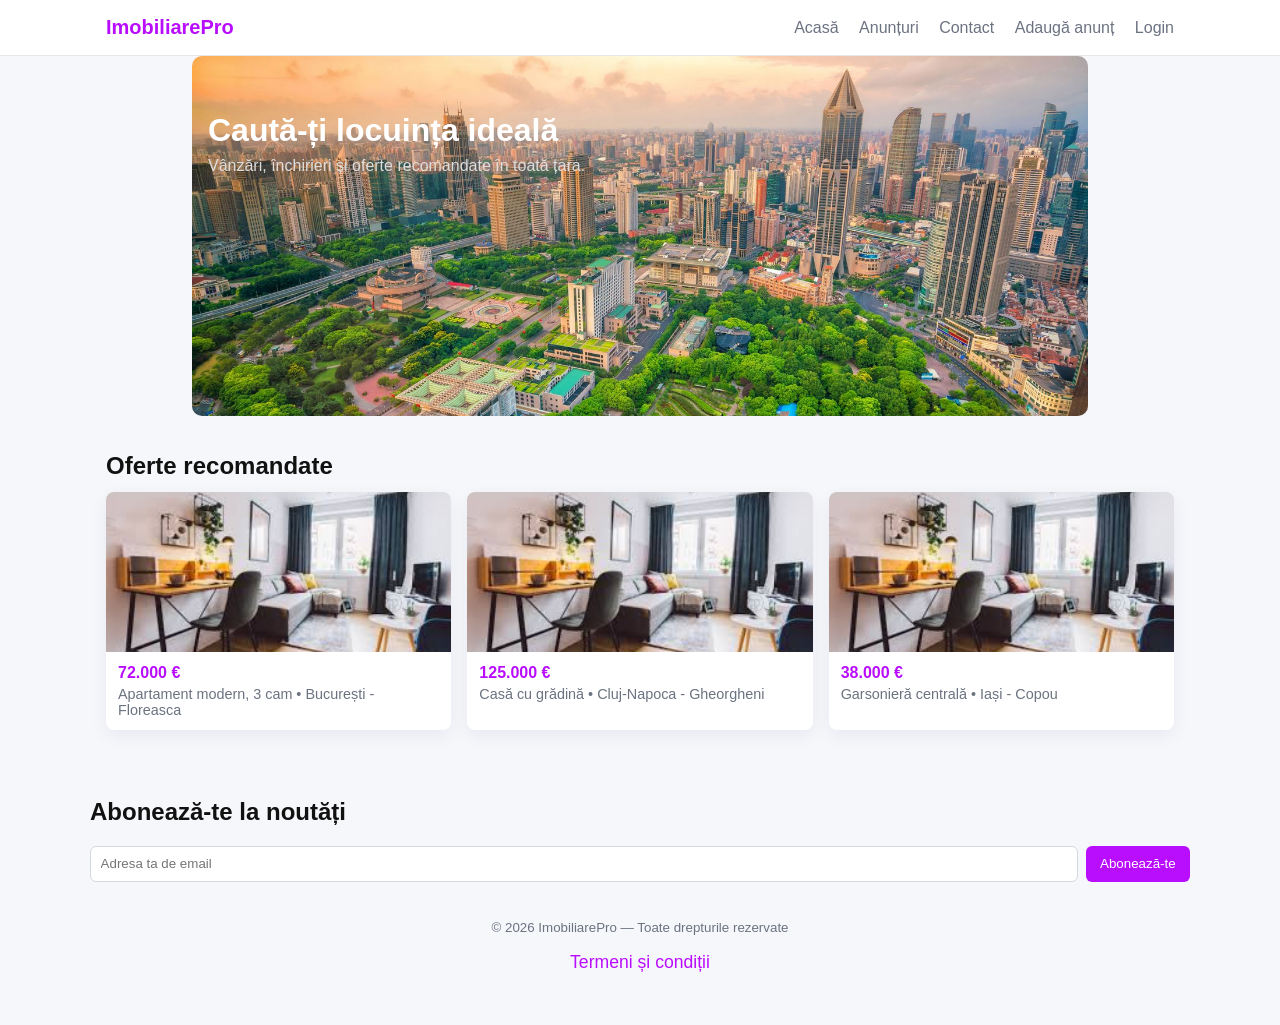
<file: index.html>
<!DOCTYPE html>
<html lang="ro">

<head>
    <meta charset="UTF-8">
    <meta http-equiv="X-UA-Compatible" content="IE=edge">
    <meta name="viewport" content="width=device-width, initial-scale=1.0">
    <title>ImobiliarePro — Acasă</title>
    <link rel="stylesheet" href="Header-Style-and-footer.css">
    <link rel="stylesheet" href="Home.css">
</head>

<body>
    <header class="site-header">
        <div class="container header-inner">
            <a class="logo" href="index.html">ImobiliarePro</a>
            <nav class="main-nav">
                <a href="index.html">Acasă</a>
                <a href="Buy.html">Anunțuri</a>
                <a href="index.html#contact">Contact</a>
                <a href="add-listing.html">Adaugă anunț</a>
                <a href="loginPage.html">Login</a>
            </nav>
        </div>
    </header>

    <section class="hero">
        <div class="container">
            <h1>Caută-ți locuința ideală</h1>
            <p class="lead">Vânzări, închirieri și oferte recomandate în toată țara.</p>


        </div>
    </section>

    <main>
        <section class="container featured">
            <h2>Oferte recomandate</h2>
            <div id="featured" class="card-grid"></div>
        </section>


    </main>
    <div id="contact" class="container contact">
        <h2>Abonează-te la noutăți</h2>
        <form id="subscribeForm" class="subscribe-form">
            <input id="email" type="email" placeholder="Adresa ta de email">
            <button class="btn-sub" type="submit">Abonează-te</button>
        </form>

        <footer class="site-footer">
            <div class="container">
                <small>© 2026 ImobiliarePro — Toate drepturile rezervate</small>
            </div>
            <div class="termeniSiconditii">
                <a href="arhivaDigitala.html">Termeni și condiții</a>
            </div>
        </footer>

        <script src="script.js"></script>
</body>

</html>
</file>
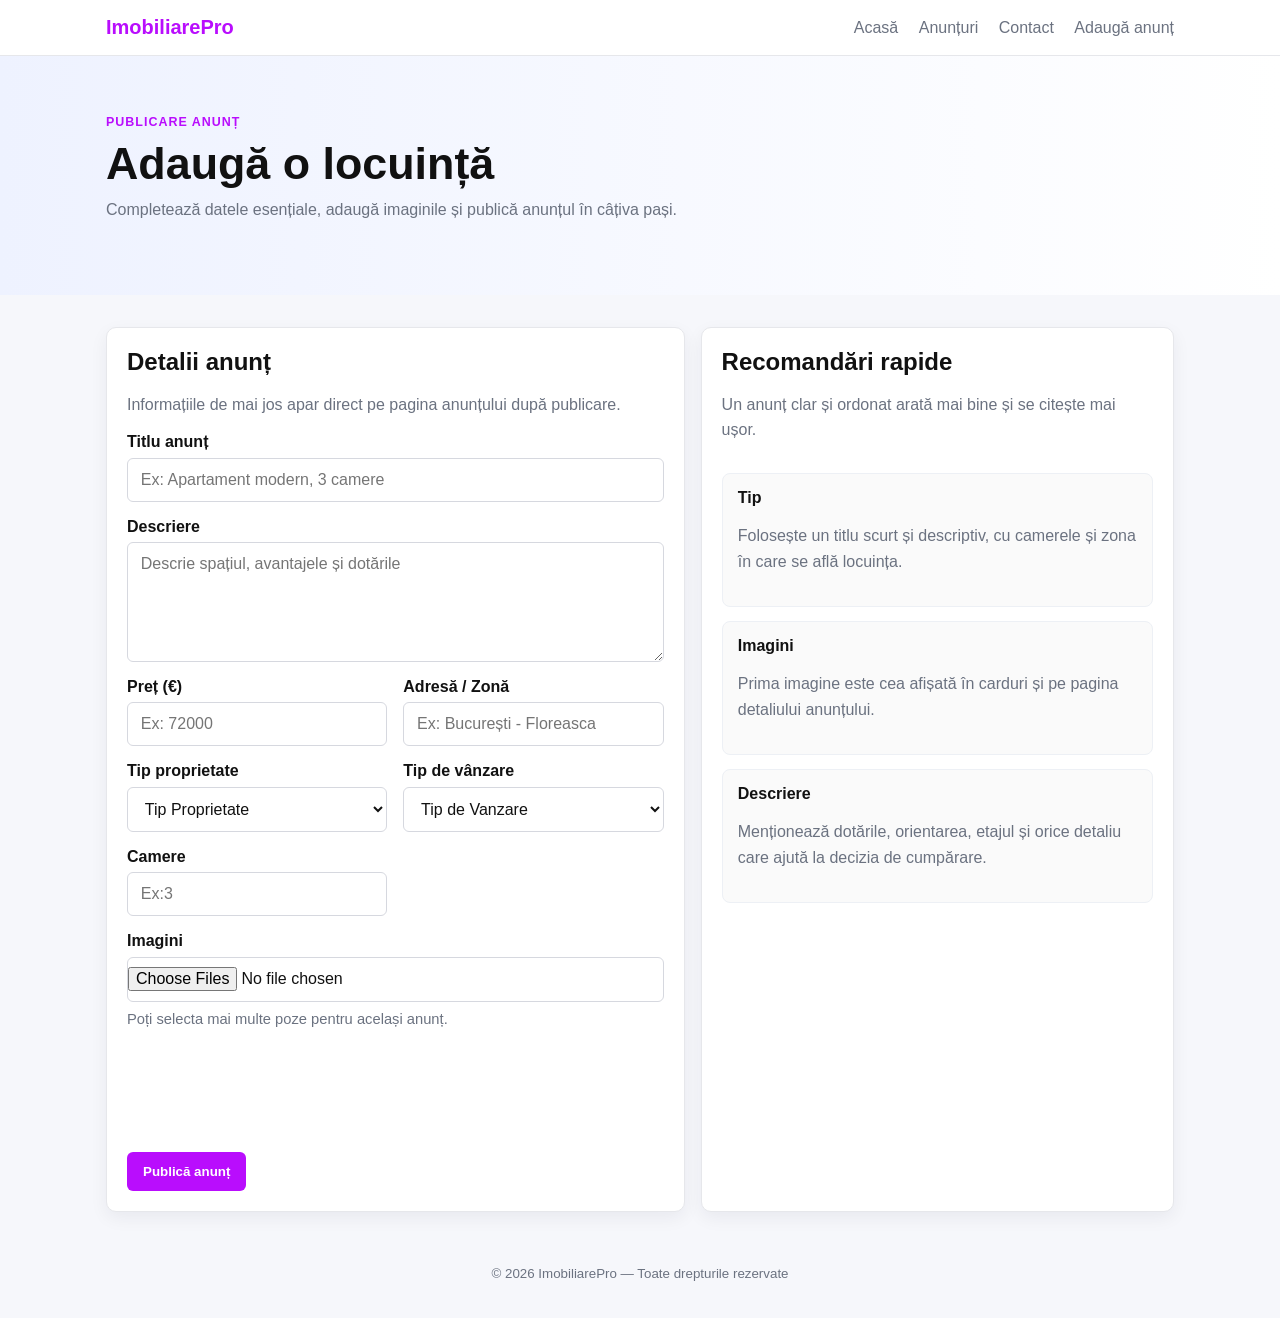
<file: add-listing.html>
<!DOCTYPE html>
<html lang="ro">

<head>
    <meta charset="UTF-8">
    <meta http-equiv="X-UA-Compatible" content="IE=edge">
    <meta name="viewport" content="width=device-width, initial-scale=1.0">
    <title>ImobiliarePro — Adaugă anunț</title>
    <link rel="stylesheet" href="Header-Style-and-footer.css">
    <link rel="stylesheet" href="Form-Style.css">
</head>

<body>
    <header class="site-header">
        <div class="container header-inner">
            <a class="logo" href="index.html">ImobiliarePro</a>
            <nav class="main-nav">
                <a href="index.html">Acasă</a>
                <a href="Buy.html">Anunțuri</a>
                <a href="index.html#contact">Contact</a>
                <a href="add-listing.html">Adaugă anunț</a>
            </nav>
        </div>
    </header>

    <main>
        <section class="hero form-hero">
            <div class="container">
                <span class="hero-kicker">Publicare anunț</span>
                <h1>Adaugă o locuință</h1>
                <p class="lead">Completează datele esențiale, adaugă imaginile și publică anunțul în câțiva pași.</p>
            </div>
        </section>

        <section class="container form-layout">
            <article class="form-card">
                <div class="section-head">
                    <h2>Detalii anunț</h2>
                    <p>Informațiile de mai jos apar direct pe pagina anunțului după publicare.</p>
                </div>

                <form id="addListingForm" class="listing-form">
                    <div class="field field-full">
                        <label for="title">Titlu anunț</label>
                        <input id="title" type="text" placeholder="Ex: Apartament modern, 3 camere" required>
                    </div>

                    <div class="field field-full">
                        <label for="description">Descriere</label>
                        <textarea id="description" placeholder="Descrie spațiul, avantajele și dotările" required></textarea>
                    </div>

                    <div class="field">
                        <label for="price">Preț (€)</label>
                        <input id="price" type="number" placeholder="Ex: 72000" min="0" required>
                    </div>

                    <div class="field">
                        <label for="location">Adresă / Zonă</label>
                        <input id="location" type="text" placeholder="Ex: București - Floreasca" required>
                    </div>

                    <div class="field">
                        <label for="type">Tip proprietate</label>
                        <select id="type">
                            <option value="">Tip Proprietate</option>
                            <option value="apartament">Apartament</option>
                            <option value="casa">Casă</option>
                        </select>
                    </div>

                    <div class="field">
                        <label for="selling-type">Tip de vânzare</label>
                        <select id="selling-type">
                            <option value="">Tip de Vanzare</option>
                            <option value="De vânzare">De vânzare</option>
                            <option value="De închiriat">De închiriat</option>
                            <option value="De închiriat/De vânzare">De închiriat/De vânzare</option>
                        </select>
                    </div>

                    <div class="field">
                        <label for="rooms">Camere</label>
                        <input id="rooms" type="number" placeholder="Ex:3" min="1" required>
                    </div>

                    <div class="field field-full">
                        <label for="images">Imagini</label>
                        <input type="file" id="images" name="images" accept="image/*" multiple />
                        <p class="field-note">Poți selecta mai multe poze pentru același anunț.</p>
                    </div>

                    <div class="field field-full">
                        <div id="imagePreview" class="image-preview"></div>
                    </div>

                    <div class="field field-full form-actions">
                        <button class="btn-sub" type="submit">Publică anunț</button>
                    </div>
                </form>
            </article>

            <aside class="form-card info-card">
                <div class="section-head">
                    <h2>Recomandări rapide</h2>
                    <p>Un anunț clar și ordonat arată mai bine și se citește mai ușor.</p>
                </div>

                <div class="tip-box">
                    <strong>Tip</strong>
                    <p>Folosește un titlu scurt și descriptiv, cu camerele și zona în care se află locuința.</p>
                </div>

                <div class="tip-box">
                    <strong>Imagini</strong>
                    <p>Prima imagine este cea afișată în carduri și pe pagina detaliului anunțului.</p>
                </div>

                <div class="tip-box">
                    <strong>Descriere</strong>
                    <p>Menționează dotările, orientarea, etajul și orice detaliu care ajută la decizia de cumpărare.</p>
                </div>
            </aside>
        </section>
    </main>

    <footer class="site-footer">
        <div class="container">
            <small>© 2026 ImobiliarePro — Toate drepturile rezervate</small>
        </div>
    </footer>

    <script src="script.js"></script>
</body>

</html>
</file>
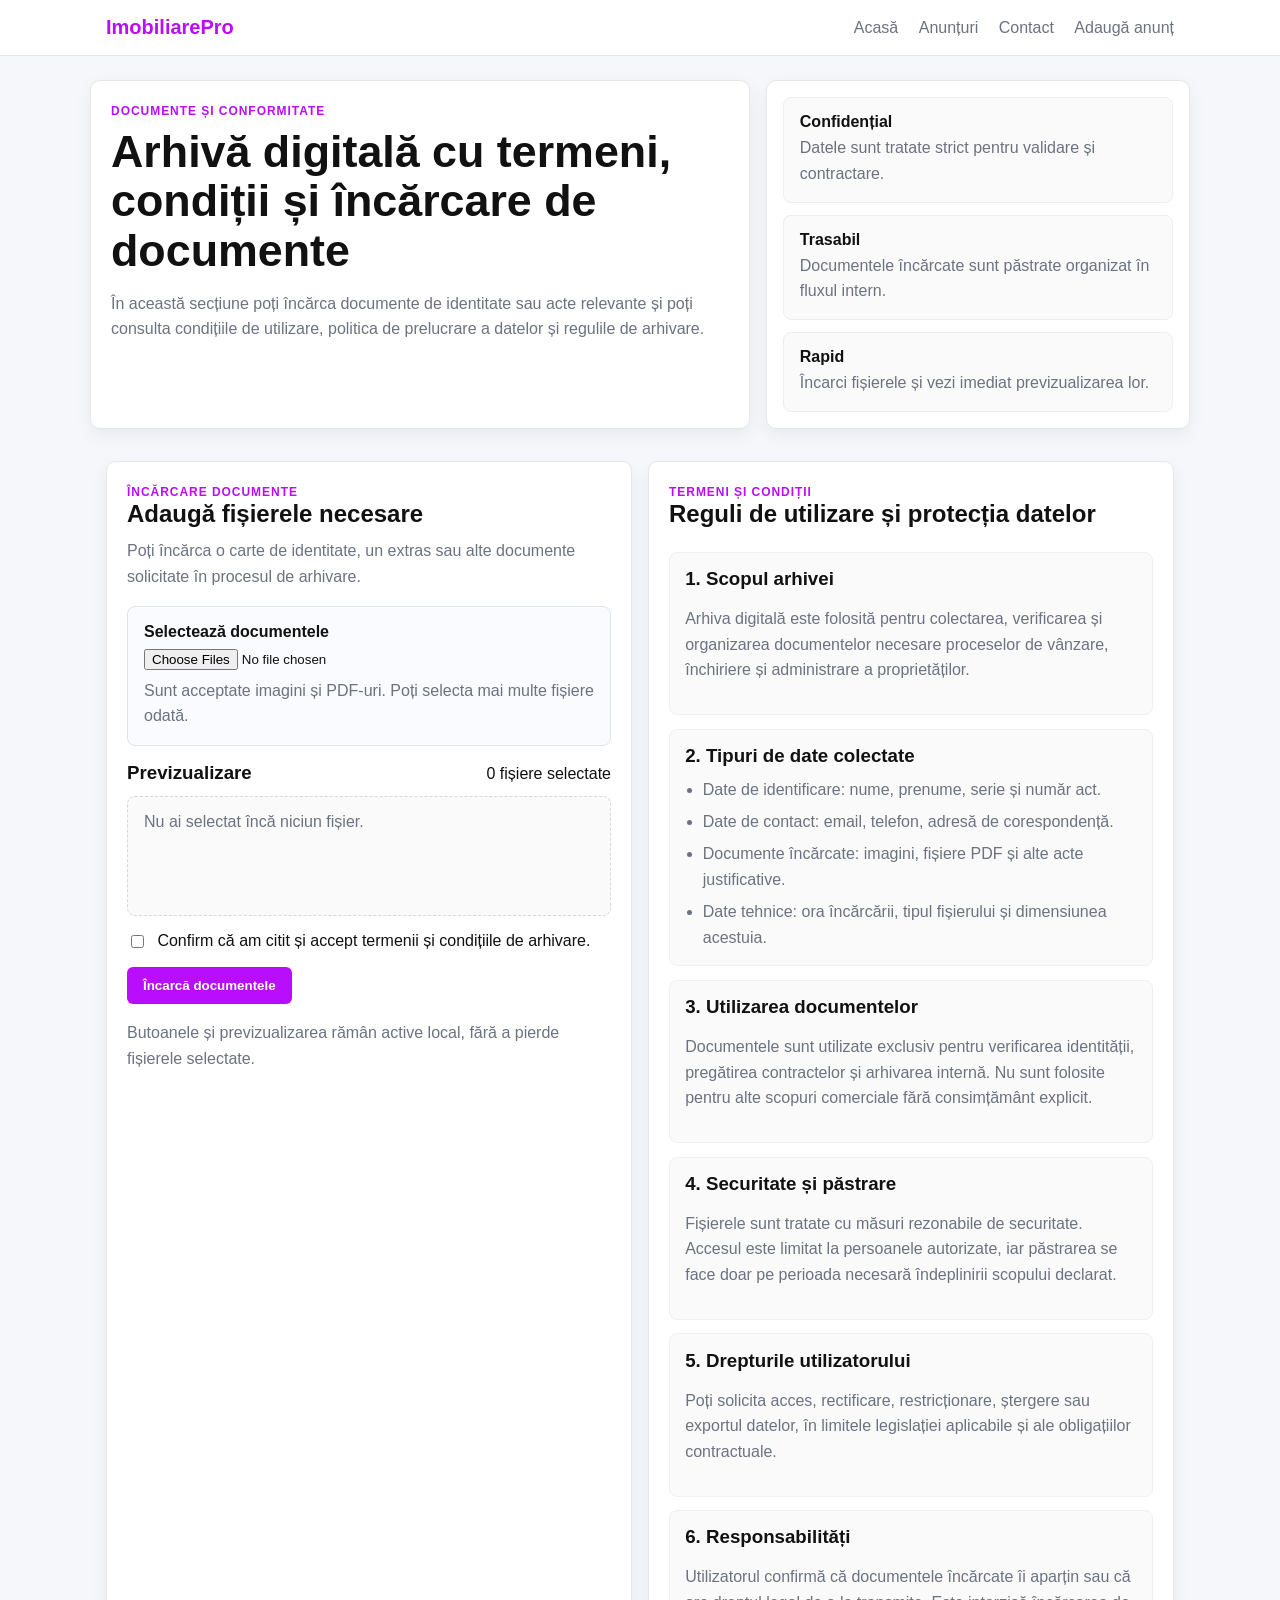
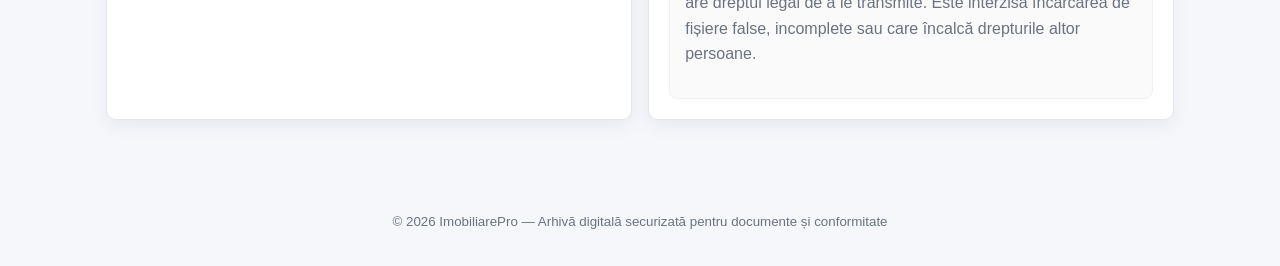
<file: arhivaDigitala.html>
<!doctype html>
<html lang="ro">

<head>
    <meta charset="utf-8">
    <meta name="viewport" content="width=device-width, initial-scale=1">
    <title>ImobiliarePro — Arhivă digitală</title>
    <link rel="stylesheet" href="Header-Style-and-footer.css">
    <link rel="stylesheet" href="arhivaDigitala.css">
</head>

<body>
    <header class="site-header">
        <div class="container header-inner">
            <a class="logo" href="index.html">ImobiliarePro</a>
            <nav class="main-nav">
                <a href="index.html">Acasă</a>
                <a href="Buy.html">Anunțuri</a>
                <a href="index.html#contact">Contact</a>
                <a href="add-listing.html">Adaugă anunț</a>
            </nav>
        </div>
    </header>

    <main class="archive-shell">
        <section class="archive-hero container">
            <div class="hero-copy">
                <span class="eyebrow">Documente și conformitate</span>
                <h1>Arhivă digitală cu termeni, condiții și încărcare de documente</h1>
                <p>
                    În această secțiune poți încărca documente de identitate sau acte relevante și poți consulta
                    condițiile de utilizare, politica de prelucrare a datelor și regulile de arhivare.
                </p>
            </div>
            <div class="hero-panel">
                <div class="stat">
                    <strong>Confidențial</strong>
                    <span>Datele sunt tratate strict pentru validare și contractare.</span>
                </div>
                <div class="stat">
                    <strong>Trasabil</strong>
                    <span>Documentele încărcate sunt păstrate organizat în fluxul intern.</span>
                </div>
                <div class="stat">
                    <strong>Rapid</strong>
                    <span>Încarci fișierele și vezi imediat previzualizarea lor.</span>
                </div>
            </div>
        </section>

        <section class="container archive-layout">
            <article class="archive-card uploader-card">
                <div class="section-heading">
                    <span class="section-tag">Încărcare documente</span>
                    <h2>Adaugă fișierele necesare</h2>
                </div>
                <p class="section-lead">
                    Poți încărca o carte de identitate, un extras sau alte documente solicitate în procesul de arhivare.
                </p>

                <div class="upload-zone">
                    <label class="upload-label" for="images">Selectează documentele</label>
                    <input type="file" id="images" name="images" accept="image/*,.pdf" multiple />
                    <p class="upload-hint">Sunt acceptate imagini și PDF-uri. Poți selecta mai multe fișiere odată.</p>
                </div>

                <div class="preview-header">
                    <h3>Previzualizare</h3>
                    <span id="fileCount">0 fișiere selectate</span>
                </div>
                <div id="imagePreview" class="image-preview" aria-live="polite"></div>

                <div class="agreement-box">
                    <input type="checkbox" id="terms" name="terms" required />
                    <label for="terms">Confirm că am citit și accept termenii și condițiile de arhivare.</label>
                </div>

                <button id="loadDataBtn" class="btn" type="button">Încarcă documentele</button>
                <p class="fine-print">Butoanele și previzualizarea rămân active local, fără a pierde fișierele selectate.</p>
            </article>

            <aside class="archive-card legal-card">
                <div class="section-heading">
                    <span class="section-tag">Termeni și condiții</span>
                    <h2>Reguli de utilizare și protecția datelor</h2>
                </div>

                <div class="legal-block">
                    <h3>1. Scopul arhivei</h3>
                    <p>
                        Arhiva digitală este folosită pentru colectarea, verificarea și organizarea documentelor necesare
                        proceselor de vânzare, închiriere și administrare a proprietăților.
                    </p>
                </div>

                <div class="legal-block">
                    <h3>2. Tipuri de date colectate</h3>
                    <ul>
                        <li>Date de identificare: nume, prenume, serie și număr act.</li>
                        <li>Date de contact: email, telefon, adresă de corespondență.</li>
                        <li>Documente încărcate: imagini, fișiere PDF și alte acte justificative.</li>
                        <li>Date tehnice: ora încărcării, tipul fișierului și dimensiunea acestuia.</li>
                    </ul>
                </div>

                <div class="legal-block">
                    <h3>3. Utilizarea documentelor</h3>
                    <p>
                        Documentele sunt utilizate exclusiv pentru verificarea identității, pregătirea contractelor și
                        arhivarea internă. Nu sunt folosite pentru alte scopuri comerciale fără consimțământ explicit.
                    </p>
                </div>

                <div class="legal-block">
                    <h3>4. Securitate și păstrare</h3>
                    <p>
                        Fișierele sunt tratate cu măsuri rezonabile de securitate. Accesul este limitat la persoanele
                        autorizate, iar păstrarea se face doar pe perioada necesară îndeplinirii scopului declarat.
                    </p>
                </div>

                <div class="legal-block">
                    <h3>5. Drepturile utilizatorului</h3>
                    <p>
                        Poți solicita acces, rectificare, restricționare, ștergere sau exportul datelor, în limitele
                        legislației aplicabile și ale obligațiilor contractuale.
                    </p>
                </div>

                <div class="legal-block">
                    <h3>6. Responsabilități</h3>
                    <p>
                        Utilizatorul confirmă că documentele încărcate îi aparțin sau că are dreptul legal de a le transmite.
                        Este interzisă încărcarea de fișiere false, incomplete sau care încalcă drepturile altor persoane.
                    </p>
                </div>
            </aside>
        </section>
    </main>

    <footer class="site-footer">
        <div class="container">
            <small>© 2026 ImobiliarePro — Arhivă digitală securizată pentru documente și conformitate</small>
        </div>
    </footer>

    <script>
        (function () {
            const imagesInput = document.getElementById('images');
            const preview = document.getElementById('imagePreview');
            const fileCount = document.getElementById('fileCount');
            const termsCheckbox = document.getElementById('terms');
            const loadButton = document.getElementById('loadDataBtn');

            let selectedFiles = [];

            function renderPreview() {
                preview.innerHTML = '';

                if (fileCount) {
                    fileCount.textContent = `${selectedFiles.length} fișiere selectate`;
                }

                if (!selectedFiles.length) {
                    preview.innerHTML = '<p class="empty-state">Nu ai selectat încă niciun fișier.</p>';
                    return;
                }

                selectedFiles.forEach((file) => {
                    const card = document.createElement('div');
                    card.className = 'preview-card';

                    const name = document.createElement('strong');
                    name.textContent = file.name;

                    const meta = document.createElement('span');
                    meta.textContent = `${Math.round(file.size / 1024)} KB • ${file.type || 'unknown'}`;

                    if (file.type && file.type.startsWith('image/')) {
                        const reader = new FileReader();
                        const img = document.createElement('img');
                        img.alt = file.name;
                        img.className = 'preview-thumb';
                        reader.onload = () => {
                            img.src = reader.result;
                        };
                        reader.readAsDataURL(file);
                        card.appendChild(img);
                    } else {
                        const badge = document.createElement('div');
                        badge.className = 'file-badge';
                        badge.textContent = file.type === 'application/pdf' ? 'PDF' : 'FILE';
                        card.appendChild(badge);
                    }

                    card.appendChild(name);
                    card.appendChild(meta);
                    preview.appendChild(card);
                });
            }

            imagesInput.addEventListener('change', (event) => {
                selectedFiles = Array.from(event.target.files || []);
                renderPreview();
            });

            loadButton.addEventListener('click', () => {
                if (!termsCheckbox.checked) {
                    alert('Trebuie să accepți termenii și condițiile înainte de încărcare.');
                    return;
                }

                if (!selectedFiles.length) {
                    alert('Selectează cel puțin un fișier înainte de încărcare.');
                    return;
                }

                alert(`Au fost pregătite ${selectedFiles.length} fișiere pentru încărcare.`);
            });

            renderPreview();
        })();
    </script>
</body>

</html>
</file>
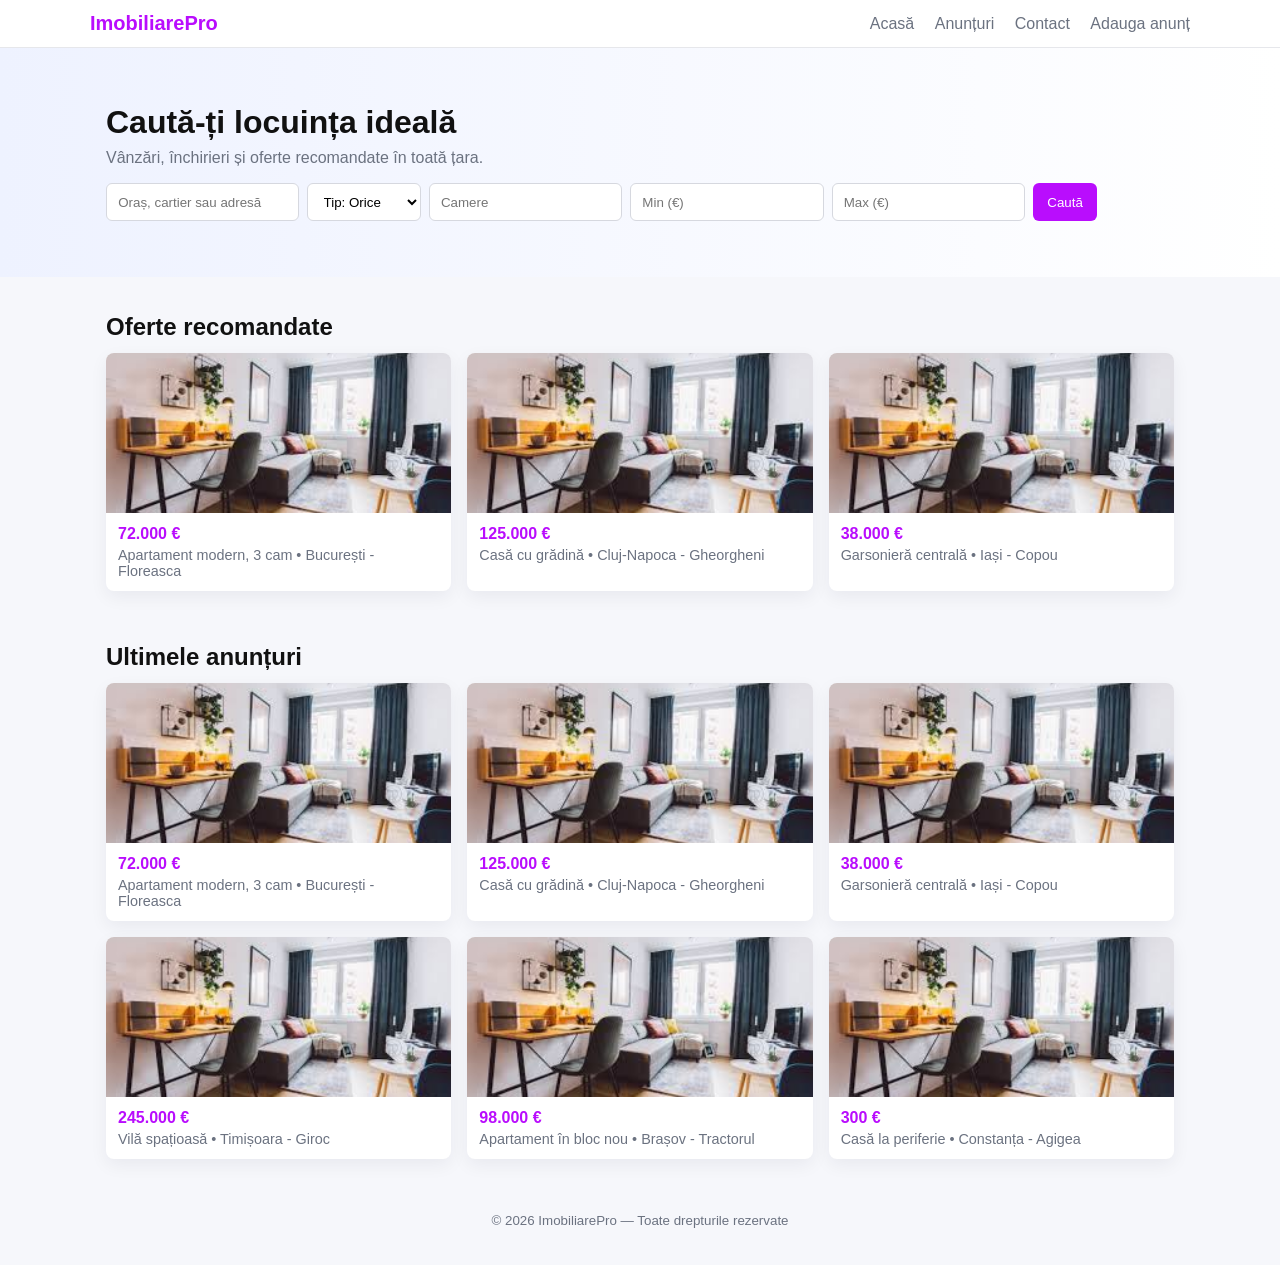
<file: Buy.html>
<!doctype html>
<html lang="ro">

<head>
    <meta charset="utf-8">
    <meta name="viewport" content="width=device-width, initial-scale=1">
    <title>ImobiliarePro — Anunțuri</title>
    <link rel="stylesheet" href="Header-Style-and-footer.css">
    <link rel="stylesheet" href="style.css">
</head>

<body>
    <header class="site-header">
        <div class="container header-inner">
            <a class="logo" href="index.html">ImobiliarePro</a>
            <nav class="main-nav">
                <a href="index.html">Acasă</a>
                <a href="Buy.html">Anunțuri</a>
                <a href="index.html#contact">Contact</a>
                <a href="add-listing.html">Adauga anunț</a>
            </nav>
        </div>
    </header>

    <section class="hero">
        <div class="container">
            <h1>Caută-ți locuința ideală</h1>
            <p class="lead">Vânzări, închirieri și oferte recomandate în toată țara.</p>
            <form id="searchForm" class="search-form">
                <input id="qLocation" type="text" placeholder="Oraș, cartier sau adresă">

                <select id="qType">
                    <option value="any">Tip: Orice</option>
                    <option value="apartament">Apartament</option>
                    <option value="casa">Casă</option>
                </select>
                <input id="qRooms" type="number" placeholder="Camere" min="1">
                <input id="qMin" type="number" placeholder="Min (€)" min="0">
                <input id="qMax" type="number" placeholder="Max (€)" min="0">
                <button type="submit" class="btn">Caută</button>
            </form>
        </div>
    </section>

    <main>
        <section class="container featured">
            <h2>Oferte recomandate</h2>
            <div id="featured" class="card-grid"></div>
        </section>

        <section id="listings" class="container listings">
            <h2>Ultimele anunțuri</h2>
            <div id="listingsGrid" class="card-grid"></div>
        </section>

    </main>

    <footer class="site-footer">
        <div class="container">
            <small>© 2026 ImobiliarePro — Toate drepturile rezervate</small>
        </div>
    </footer>

    <script src="script.js"></script>
</body>

</html>


</body>

</html>
</file>
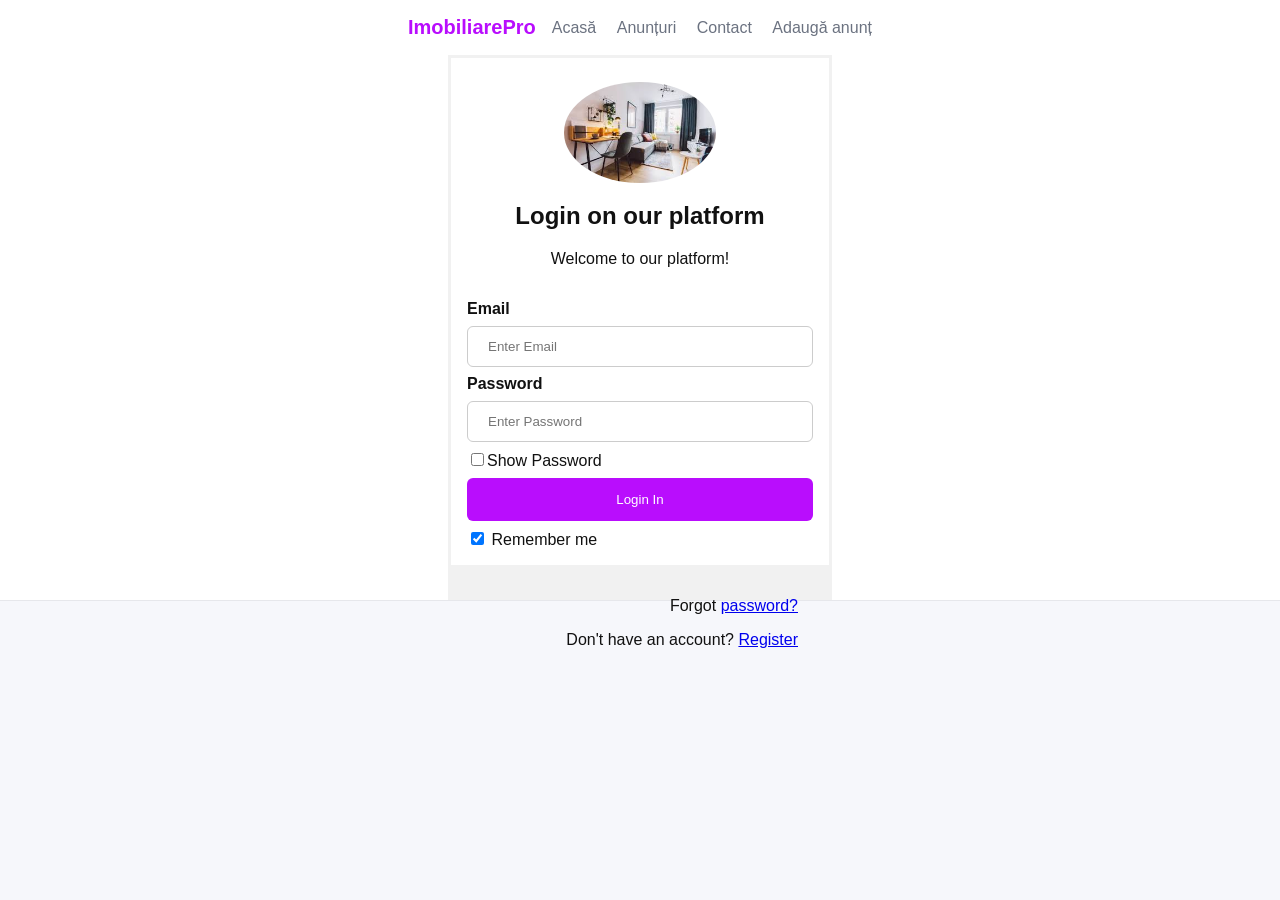
<file: loginPage.html>
<!DOCTYPE html>
<html lang="ro">

<head>
  <meta charset="UTF-8">
  <meta http-equiv="X-UA-Compatible" content="IE=edge">
  <meta name="viewport" content="width=device-width, initial-scale=1.0">
  <title>ImobiliarePro — Login</title>
  <link rel="stylesheet" href="Header-Style-and-footer.css">
  <link rel="stylesheet" href="loginPage.css">
  <script src="loginPage.js"></script>

<body>
  <header class="site-header">
    <div class="container header-inner">
      <a class="logo" href="index.html">ImobiliarePro</a>
      <nav class="main-nav">
        <a href="index.html">Acasă</a>
        <a href="Buy.html">Anunțuri</a>
        <a href="#contact">Contact</a>
        <a href="add-listing.html">Adaugă anunț</a>
      </nav>
    </div>
    <form action="action_page.php" method="post">
      <div class="imgcontainer">
        <img src="casa.jpg" alt="Avatar" class="avatar">
        <h2 class="label">Login on our platform</h2>
        <p>Welcome to our platform!</p>
      </div>

      <div class="container">
        <label for="uname"><b>Email</b></label>
        <input type="text" placeholder="Enter Email" name="uname" required>

        <label for="psw"><b>Password</b></label>
        <input type="password" placeholder="Enter Password" name="psw" id="password" required>
        <input id="ShowPassword" onclick="showPassword()" type="checkbox">Show Password</input>


        <button type="submit">Login In</button>
        <label>
          <input type="checkbox" checked="checked" name="remember"> Remember me
        </label>
      </div>
      <div class="container" style="background-color:#f1f1f1">
        <span class="psw">Forgot <a href="#">password?</a></span>
        <span class="psw">Don't have an account? <a href="register.html">Register</a></span>
      </div>
    </form>
  </header>
</body>

</html>
</file>
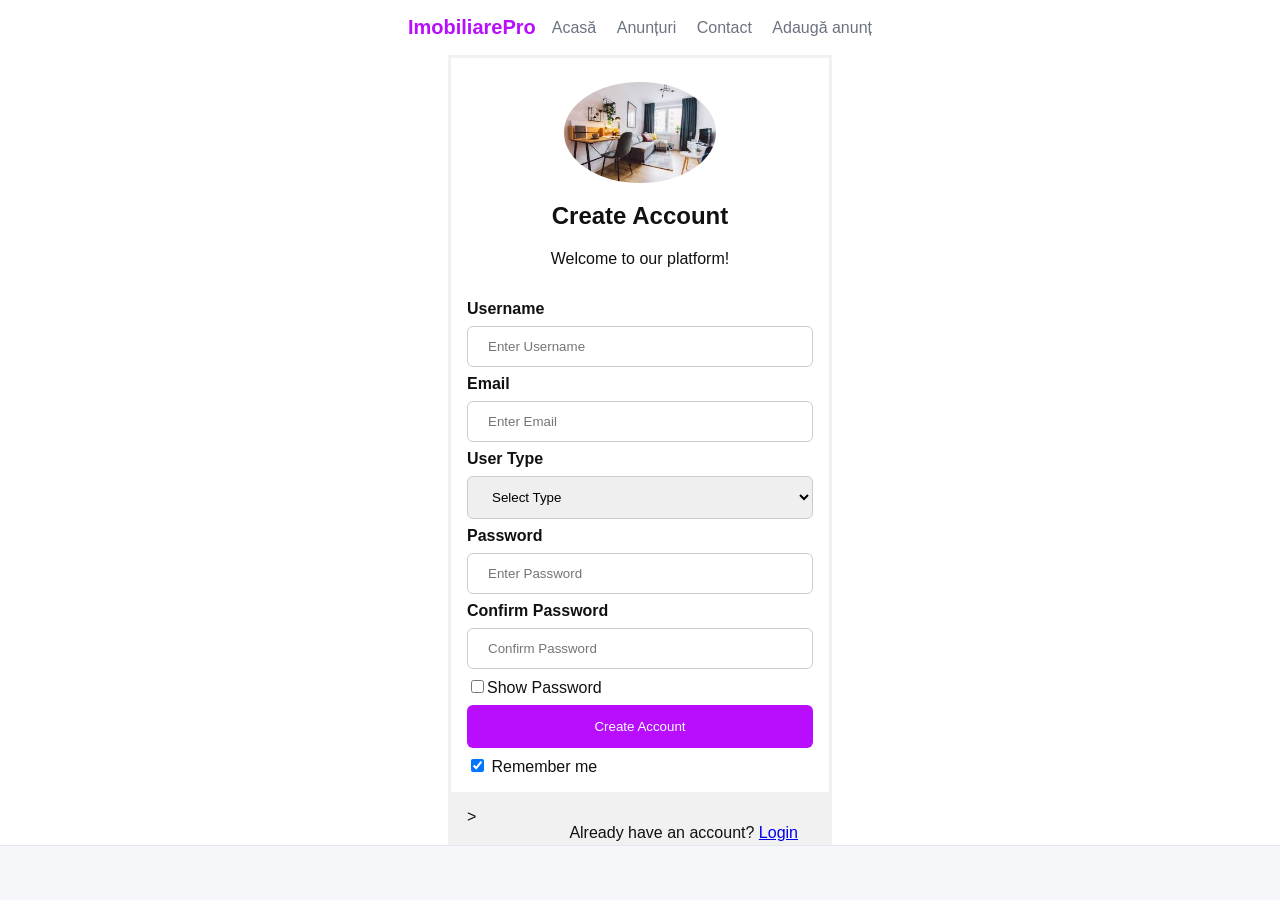
<file: register.html>
<!DOCTYPE html>
<html lang="ro">

<head>
    <meta charset="UTF-8">
    <meta http-equiv="X-UA-Compatible" content="IE=edge">
    <meta name="viewport" content="width=device-width, initial-scale=1.0">
    <title>ImobiliarePro — Login</title>
    <link rel="stylesheet" href="Header-Style-and-footer.css">
    <link rel="stylesheet" href="loginPage.css">
    <script src="loginPage.js"></script>

<body>
    <header class="site-header">
        <div class="container header-inner">
            <a class="logo" href="index.html">ImobiliarePro</a>
            <nav class="main-nav">
                <a href="index.html">Acasă</a>
                <a href="Buy.html">Anunțuri</a>
                <a href="#contact">Contact</a>
                <a href="add-listing.html">Adaugă anunț</a>
            </nav>
        </div>
        <form action="action_page.php" method="post">
            <div class="imgcontainer">
                <img src="casa.jpg" alt="Avatar" class="avatar">
                <h2 class="label">Create Account</h2>
                <p>Welcome to our platform!</p>
            </div>

            <div class="container">

                <label for="uname"><b>Username</b></label>
                <input type="text" placeholder="Enter Username" name="uname" required>
                <label for="uname"><b>Email</b></label>
                <input type="text" placeholder="Enter Email" name="uname" required>
                <label for="userType"><b>User Type</b></label>
                <select id="userType" name="userType" required>
                    <option value="">Select Type</option>
                    <option value="buyer">Buyer</option>
                    <option value="seller">Seller</option>

                </select>
                <label for="psw"><b>Password</b></label>
                <input type="password" placeholder="Enter Password" name="psw" id="password" required>
                <label for="psw"><b>Confirm Password</b></label>
                <input type="password" placeholder="Confirm Password" name="confirm_psw" id="confirm_password" required>
                <input id="ShowPassword" onclick="showPassword()" type="checkbox">Show Password</input>
                
                <button type="submit">Create Account</button>
                <label>
                    <input type="checkbox" checked="checked" name="remember"> Remember me
                </label>
            </div>
            <div class="container" style="background-color:#f1f1f1">
                >
                <span class="psw">Already have an account? <a href="loginPage.html">Login</a></span>
            </div>
        </form>
    </header>
</body>

</html>
</file>
<file: Header-Style-and-footer.css>
:root {
  --bg: #f6f7fb;
    --accent: #b90dfd;
  --muted: #6b7280;
  --card: #ffffff;
  --max-width: 1100px;
}

* {
  box-sizing: border-box
}

html,
body {
  height: 100%
}

body {
  font-family: Segoe UI, Roboto, Arial, sans-serif;
  margin: 0;
  background: var(--bg);
  color: #111
}

.container {
  max-width: var(--max-width);
  margin: 0 auto;
  padding: 1rem
}

.site-header {
  background: #fff;
  border-bottom: 1px solid #e6e7eb
}

.header-inner {
  display: flex;
  align-items: center;
  justify-content: space-between;
  padding: 0.75rem 0
}

.logo {
  font-weight: 700;
  color: var(--accent);
  text-decoration: none;
  font-size: 1.25rem
}

.main-nav a {
  margin-left: 1rem;
  color: var(--muted);
  text-decoration: none
}

.main-nav a:hover {
  text-underline-position: under;
  text-decoration: underline;
  text-underline-offset: 0px;
  text-decoration-style: wavy;
}

.site-footer {
  padding: 1.25rem 0;
  color: var(--muted);
  text-align: center;
}

@media (max-width: 480px) {

  .logo {
    font-size: 1.1rem;
  }

  .main-nav a {
    font-size: 0.9rem;
  }

}

@media (max-width: 768px) {

  .header-inner {
    flex-direction: column;
    align-items: center;
  }

  .main-nav {
    width: 100%;
    flex-direction: column;
    align-items: center;
    gap: 0.5rem;
    margin-top: 0.5rem;
  }

  .main-nav a {
    width: 100%;
    padding: 0.5rem 0;
  }

  .container {
    padding: 0.75rem;
  }

}
</file>
<file: Home.css>
:root {
  --bg: #f6f7fb;
  --accent: #b90dfd;
  --muted: #6b7280;
  --card: #ffffff;
  --max-width: 1100px;
}

* {
  box-sizing: border-box
}

html,
body {
  height: 100%
}

body {
  font-family: Segoe UI, Roboto, Arial, sans-serif;
  margin: 0;
  background: var(--bg);
  color: #111
}

.container {
  max-width: var(--max-width);
  margin: 0 auto;
  padding: 1rem
}

.hero {
  background: url('mainPage.jpeg');
  background-size: cover;
  padding: 2.5rem 0;
  margin: 0px 15% 0px;
  height: 40%;
  border-radius: 10px;
}

.hero p {
  color: #dddddd;
}

.hero h1 {
  color: #fff;
  margin: 0;
  font-size: 2rem
}

.lead {
  color: var(--muted);
  margin-top: 0.5rem
}

.card-grid {
  display: grid;
  grid-template-columns: repeat(3, 1fr);
  gap: 1rem
}

.card {
  background: var(--card);
  border-radius: 8px;
  overflow: hidden;
  box-shadow: 0 6px 18px rgba(20, 20, 50, 0.06)
}

.card img {
  width: 100%;
  height: 160px;
  object-fit: cover;
  display: block
}

.card-body {
  padding: 0.75rem
}

.card:hover {
  transform: scale(105%);
  transition: ease-in-out 0.2s;
}

.price {
  color: var(--accent);
  font-weight: 700
}

.meta {
  color: var(--muted);
  font-size: 0.9rem;
  margin-top: 0.25rem
}

.btn {
  display: inline-block;
}

.btn:hover {
  background-color: #0e49a1;
  color: #dddddd;
}

.btn-sub {
  display: inline-block;
}

.featured h2,
.listings h2 {
  margin-bottom: 0.75rem
}

.subscribe-form {
  display: flex;
  gap: 0.5rem
}

.subscribe-form input {
  flex: 1;
  padding: 0.6rem;
  border-radius: 6px;
  border: 1px solid #d6d8df
}

.site-footer {
  padding: 1.25rem 0;
  color: var(--muted);
  text-align: center;
}

.contact {
  padding: 2rem 0
}
.termeniSiconditii a{
  margin-top: 0.5rem;
  font-size: 1.1rem;
  color: var(--accent);
  text-decoration: none;
}
.btn-sub{
  background: var(--accent);
  color: #fff;
  border: none;
  padding: 0.6rem 0.9rem;
  border-radius: 6px;
  cursor: pointer
}
@media(max-width:900px) {
  .card-grid {
    grid-template-columns: repeat(2, 1fr);
  }
}

@media(max-width:600px) {
  .card-grid {
    grid-template-columns: 1fr
  }

  .search-form input,
  .search-form select {
    flex: 1 1 100%;
  }
}
</file>
<file: Form-Style.css>
:root {
  --bg: #f6f7fb;
  --accent: #b90dfd;
  --muted: #6b7280;
  --card: #ffffff;
  --line: #e6e7eb;
  --max-width: 1100px;
}

* {
  box-sizing: border-box;
}

html,
body {
  height: 100%;
}

body {
  font-family: Segoe UI, Roboto, Arial, sans-serif;
  margin: 0;
  background: var(--bg);
  color: #111;
}

.container {
  max-width: var(--max-width);
  margin: 0 auto;
  padding: 1rem;
}

.hero {
  background: linear-gradient(90deg, #eef2ff 0%, #ffffff 100%);
  padding: 2.5rem 0;
}

.hero-kicker {
  display: inline-block;
  text-transform: uppercase;
  letter-spacing: 0.08em;
  color: var(--accent);
  font-weight: 700;
  font-size: 0.78rem;
}

.hero h1 {
  margin: 0.5rem 0 0;
  font-size: clamp(1.8rem, 4vw, 2.8rem);
}

.lead {
  color: var(--muted);
  margin-top: 0.5rem;
  max-width: 70ch;
  line-height: 1.6;
}

.form-layout {
  display: grid;
  grid-template-columns: 1.1fr 0.9fr;
  gap: 1rem;
  margin-top: 1rem;
}

.form-card {
  background: var(--card);
  border: 1px solid var(--line);
  border-radius: 10px;
  box-shadow: 0 6px 18px rgba(20, 20, 50, 0.06);
  padding: 1.25rem;
}

.section-head h2 {
  margin: 0;
}

.section-head p,
.field-note,
.tip-box p {
  color: var(--muted);
  line-height: 1.6;
}

.listing-form {
  display: grid;
  grid-template-columns: repeat(2, minmax(0, 1fr));
  gap: 1rem;
  margin-top: 1rem;
}

.field {
  display: grid;
  gap: 0.4rem;
}

.field-full {
  grid-column: 1 / -1;
}

.field label {
  font-weight: 600;
  color: #111;
}

.listing-form input,
.listing-form textarea,
.listing-form select {
  width: 100%;
  border: 1px solid #d6d8df;
  border-radius: 6px;
  padding: 0.75rem 0.8rem;
  background: #fff;
  color: #111;
  font: inherit;
}

.listing-form textarea {
  min-height: 120px;
  resize: vertical;
}

#images {
  padding: 0.6rem 0;
}

.field-note {
  margin: 0;
  font-size: 0.92rem;
}

.image-preview {
  display: flex;
  gap: 0.5rem;
  flex-wrap: wrap;
  min-height: 84px;
}

.preview-thumb {
  width: 84px;
  height: 64px;
  object-fit: cover;
  border-radius: 6px;
  border: 1px solid #ddd;
}

.form-actions {
  display: flex;
  justify-content: flex-start;
  padding-top: 0.25rem;
}

.btn-sub {
  display: inline-block;
  background: var(--accent);
  color: #fff;
  padding: 0.75rem 1rem;
  border: 0;
  border-radius: 6px;
  cursor: pointer;
  font-weight: 700;
  transition: background-color 0.2s ease, transform 0.2s ease;
}

.btn-sub:hover {
  background-color: #720b9a;
  transform: translateY(-1px);
}

.info-card {
  display: grid;
  gap: 0.9rem;
  align-content: start;
}

.tip-box {
  padding: 0.95rem;
  border-radius: 8px;
  background: #fafafa;
  border: 1px solid #edf0f5;
}

.tip-box strong {
  display: block;
  margin-bottom: 0.25rem;
}

.site-footer {
  padding: 1.25rem 0;
  color: var(--muted);
  text-align: center;
}

@media (max-width: 900px) {
  .form-layout,
  .listing-form {
    grid-template-columns: 1fr;
  }

  .field-full {
    grid-column: auto;
  }
}

@media (max-width: 600px) {
  .hero h1 {
    font-size: 1.8rem;
  }

  .container {
    padding: 0.75rem;
  }
}
</file>
<file: arhivaDigitala.css>
:root {
    --bg: #f6f7fb;
    --accent: #b90dfd;
    --muted: #6b7280;
    --card: #ffffff;
    --line: #e6e7eb;
    --max-width: 1100px;
}

* {
    box-sizing: border-box;
}

html,
body {
    height: 100%;
}

body {
    margin: 0;
    font-family: Segoe UI, Roboto, Arial, sans-serif;
    background: var(--bg);
    color: #111;
}

.container {
    max-width: var(--max-width);
    margin: 0 auto;
    padding: 1rem;
}

.archive-shell {
    padding-bottom: 2.5rem;
}

.archive-hero {
    padding: 1.5rem 0 1rem;
}

.hero-copy,
.hero-panel,
.archive-card {
    background: var(--card);
    border-radius: 10px;
    box-shadow: 0 6px 18px rgba(20, 20, 50, 0.06);
}

.archive-hero {
    display: grid;
    grid-template-columns: 1.4fr 0.9fr;
    gap: 1rem;
    align-items: stretch;
}

.hero-copy {
    padding: 1.25rem;
    border: 1px solid var(--line);
}

.eyebrow,
.section-tag {
    display: inline-block;
    text-transform: uppercase;
    letter-spacing: 0.08em;
    font-size: 0.75rem;
    font-weight: 700;
    color: var(--accent);
}

.hero-copy h1 {
    margin: 0.5rem 0 0.75rem;
    font-size: clamp(1.8rem, 4vw, 2.8rem);
    line-height: 1.1;
}

.hero-copy p,
.section-lead,
.upload-hint,
.fine-print,
.stat span,
.legal-block p,
.legal-block li {
    color: var(--muted);
    line-height: 1.6;
}

.hero-panel {
    padding: 1rem;
    border: 1px solid var(--line);
    display: grid;
    gap: 0.75rem;
}

.stat {
    padding: 0.95rem 1rem;
    border-radius: 8px;
    background: #fafafa;
    border: 1px solid #eceef3;
}

.stat strong {
    display: block;
    margin-bottom: 0.25rem;
    color: #111;
}

.archive-layout {
    display: grid;
    grid-template-columns: 1fr 1fr;
    gap: 1rem;
}

.archive-card {
    padding: 1.25rem;
    border: 1px solid var(--line);
}

.section-heading h2,
.preview-header h3,
.legal-block h3 {
    margin: 0;
}

.section-heading {
    margin-bottom: 0.65rem;
}

.section-lead {
    margin: 0 0 1rem;
}

.upload-zone {
    border: 1px solid #dfe3eb;
    border-radius: 8px;
    padding: 1rem;
    background: #fafbff;
}

.upload-label {
    display: inline-block;
    margin-bottom: 0.5rem;
    font-weight: 700;
}

#images {
    display: block;
    width: 100%;
}

.upload-hint {
    margin: 0.5rem 0 0;
}

.preview-header {
    display: flex;
    justify-content: space-between;
    gap: 1rem;
    align-items: baseline;
    margin: 1rem 0 0.75rem;
}

.image-preview {
    display: grid;
    grid-template-columns: repeat(auto-fit, minmax(130px, 1fr));
    gap: 0.75rem;
    min-height: 120px;
}

.empty-state {
    margin: 0;
    padding: 1rem;
    border-radius: 8px;
    border: 1px dashed #d6d8df;
    color: var(--muted);
    background: #fafafa;
}

.preview-card {
    display: grid;
    gap: 0.35rem;
    padding: 0.75rem;
    border-radius: 8px;
    border: 1px solid #e6e7eb;
    background: #fff;
}

.preview-thumb {
    width: 100%;
    aspect-ratio: 1 / 1;
    object-fit: cover;
    border-radius: 6px;
    border: 1px solid #edf0f5;
}

.file-badge {
    height: 96px;
    border-radius: 6px;
    display: grid;
    place-items: center;
    font-weight: 700;
    color: #fff;
    background: var(--accent);
}

.agreement-box {
    display: flex;
    gap: 0.65rem;
    align-items: flex-start;
    margin: 1rem 0;
}

.agreement-box input {
    margin-top: 0.2rem;
    accent-color: var(--accent);
}

.btn {
    display: inline-block;
    border: 0;
    border-radius: 6px;
    padding: 0.7rem 1rem;
    background: var(--accent);
    color: #fff;
    font-weight: 700;
    cursor: pointer;
}

.btn:hover {
    background-color: #720b9a;
}

.legal-card {
    display: grid;
    gap: 0.85rem;
}

.legal-block {
    padding: 0.95rem;
    border-radius: 8px;
    background: #fafafa;
    border: 1px solid #edf0f5;
}

.legal-block ul {
    margin: 0.65rem 0 0;
    padding-left: 1.1rem;
}

.legal-block li + li {
    margin-top: 0.4rem;
}

.site-footer {
    padding: 1.25rem 0;
    color: var(--muted);
    text-align: center;
}

@media (max-width: 900px) {
    .archive-hero,
    .archive-layout {
        grid-template-columns: 1fr;
    }
}

@media (max-width: 600px) {
    .preview-header {
        flex-direction: column;
        align-items: flex-start;
    }

    .container {
        padding: 0.75rem;
    }
}
</file>
<file: style.css>
:root {
  --bg: #f6f7fb;
  --accent: #b90dfd;
  --muted: #6b7280;
  --card: #ffffff;
  --max-width: 1100px;
}

* {
  box-sizing: border-box
}

html,
body {
  height: 100%
}

body {
  font-family: Segoe UI, Roboto, Arial, sans-serif;
  margin: 0;
  background: var(--bg);
  color: #111
}

.container {
  max-width: var(--max-width);
  margin: 0 auto;
  padding: 1rem
}

.site-header {
  background: #fff;
  border-bottom: 1px solid #e6e7eb
}

.header-inner {
  display: flex;
  align-items: center;
  justify-content: space-between;
  padding: 0.75rem 0
}

.logo {
  font-weight: 700;
  color: var(--accent);
  text-decoration: none;
  font-size: 1.25rem
}

.main-nav a {
  margin-left: 1rem;
  color: var(--muted);
  text-decoration: none
}

.main-nav a:hover {
  text-underline-position: under;
  text-decoration: underline;
  text-underline-offset: 0px;
  text-decoration-style: wavy;
}

.hero {
  background: linear-gradient(90deg, #eef2ff 0%, #ffffff 100%);
  padding: 2.5rem 0
}

.hero h1 {
  margin: 0;
  font-size: 2rem
}

.lead {
  color: var(--muted);
  margin-top: 0.5rem
}

.search-form {
  display: flex;
  flex-wrap: wrap;
  gap: 0.5rem;
  margin-top: 1rem
}

.search-form input,
.search-form select {
  padding: 0.6rem 0.7rem;
  border: 1px solid #d6d8df;
  border-radius: 6px;
  background: #fff
}

.search-form .btn {
  background: var(--accent);
  color: #fff;
  border: none;
  padding: 0.6rem 0.9rem;
  border-radius: 6px;
  cursor: pointer
}

.card-grid {
  display: grid;
  grid-template-columns: repeat(3, 1fr);
  gap: 1rem
}

.card {
  background: var(--card);
  border-radius: 8px;
  overflow: hidden;
  box-shadow: 0 6px 18px rgba(20, 20, 50, 0.06)
}

.card img {
  width: 100%;
  height: 160px;
  object-fit: cover;
  display: block
}

.card-body {
  padding: 0.75rem
}

.card:hover {
  transform: scale(105%);
  transition: ease-in-out 0.2s;

}

.price {
  color: var(--accent);
  font-weight: 700
}

.meta {
  color: var(--muted);
  font-size: 0.9rem;
  margin-top: 0.25rem
}

.btn {
  display: inline-block;
}

.btn:hover {
  background-color:  #720b9a;

  color: #dddddd;

}

.btn-sub {
  display: inline-block;
}

.featured h2,
.listings h2 {
  margin-bottom: 0.75rem
}

.subscribe-form {
  display: flex;
  gap: 0.5rem
}

.subscribe-form input {
  flex: 1;
  padding: 0.6rem;
  border-radius: 6px;
  border: 1px solid #d6d8df
}

.site-footer {
  padding: 1.25rem 0;
  color: var(--muted);
  text-align: center;
}

.product-page {
  padding: 1.5rem 1rem 2rem;
}

.back-link {
  color: var(--accent);
  text-decoration: none;
  font-weight: 600;
  display: inline-block;
  margin-bottom: 1rem;
}

.product-layout {
  display: grid;
  grid-template-columns: 1.15fr 0.85fr;
  gap: 1.5rem;
  align-items: start;
}

.breadcrumbs {
  margin: 0.5rem 0 1rem;
  color: var(--muted);
  font-size: 0.95rem;
}

.product-gallery {
  display: flex;
  flex-direction: column;
  gap: 0.75rem;
}

.gallery-main {
  position: relative;
  background: var(--card);
  border-radius: 12px;
  overflow: hidden;
}

.gallery-slides {
  min-height: 320px;
  display: block;
}

.slide {
  display: none
}

.slide img {
  width: 100%;
  height: 420px;
  object-fit: cover;
  display: block
}

.slide.active {
  display: block
}

.gallery-btn {
  position: absolute;
  top: 50%;
  transform: translateY(-50%);
  background: rgba(0, 0, 0, 0.45);
  color: #fff;
  border: 0;
  padding: 0.5rem 0.8rem;
  border-radius: 6px;
  cursor: pointer;
  font-size: 1.25rem;
}

.gallery-btn.prev {
  left: 10px
}

.gallery-btn.next {
  right: 10px
}

.gallery-thumbs {
  display: flex;
  gap: 0.5rem;
  margin-top: 0.5rem;
  flex-wrap: wrap
}

.gallery-thumbs .thumb {
  width: 72px;
  height: 54px;
  object-fit: cover;
  border-radius: 8px;
  cursor: pointer;
  opacity: 0.8;
  border: 2px solid transparent
}

.gallery-thumbs .thumb.active {
  opacity: 1;
  border-color: var(--accent)
}


.lightbox {
  position: fixed;
  inset: 0;
  display: none;
  align-items: center;
  justify-content: center;
  background: rgba(0, 0, 0, 0.8);
  z-index: 1200
}

.lightbox[aria-hidden="false"] {
  display: flex
}

.lightbox-content {
  max-width: 90%;
  max-height: 90%;
  display: flex;
  align-items: center;
  justify-content: center
}

.lightbox-content img {
  max-width: 100%;
  max-height: 100%;
  object-fit: contain;
  border-radius: 6px
}

.lightbox-close,
.lightbox-prev,
.lightbox-next {
  position: fixed;
  background: rgba(0, 0, 0, 0.5);
  color: #fff;
  border: 0;
  padding: 0.5rem 0.8rem;
  border-radius: 6px;
  cursor: pointer
}

.lightbox-close {
  top: 16px;
  right: 16px
}

.lightbox-prev {
  left: 16px;
  top: 50%;
  transform: translateY(-50%);
  font-size: 1.6rem
}

.lightbox-next {
  right: 16px;
  top: 50%;
  transform: translateY(-50%);
  font-size: 1.6rem
}

.product-image {
  width: 100%;
  border-radius: 14px;
  box-shadow: 0 10px 24px rgba(20, 20, 50, 0.08);
  object-fit: cover;
}

.product-summary {
  background: var(--card);
  border-radius: 14px;
  padding: 1.25rem;
  box-shadow: 0 10px 24px rgba(20, 20, 50, 0.06);
}

.product-kicker {
  margin: 0 0 0.5rem;
  color: var(--muted);
  text-transform: uppercase;
  letter-spacing: 0.08em;
  font-size: 0.8rem;
}

.product-summary h1 {
  margin: 0;
  font-size: 2rem;
}

.product-location {
  margin: 0.5rem 0 0;
  color: var(--muted);
}

.product-price {
  margin: 1rem 0;
  font-size: 1.7rem;
  font-weight: 700;
  color: var(--accent);
}

.product-description {
  color: #2a2f3a;
  line-height: 1.6;
}

.product-tags {
  display: flex;
  gap: 0.5rem;
  flex-wrap: wrap;
  margin-top: 1rem;
}

.tag {
  background: #eef2ff;
  color: #602376;
  padding: 0.45rem 0.7rem;
  border-radius: 999px;
  font-size: 0.9rem;
  font-weight: 600;
}


@media(max-width:900px) {
  .card-grid {
    grid-template-columns: repeat(2, 1fr);
  }

  .product-layout {
    grid-template-columns: 1fr;
  }
}

@media(max-width:600px) {
  .card-grid {
    grid-template-columns: 1fr
  }

  .search-form input,
  .search-form select {
    flex: 1 1 100%;
  }


}

.product-gallery {
  display: flex;
  gap: 1rem;
  align-items: start;
}

.gallery-main {
  position: relative;
  flex: 1.2;
  overflow: hidden;
  border-radius: 12px;
}

.gallery-slides {
  position: relative;
  min-height: 320px;
  background: #f3f6fb;
}

.slide {
  display: none;
}

.slide.active {
  display: block;
}

.slide img {
  width: 100%;
  height: 420px;
  object-fit: cover;
  display: block;
  border-radius: 8px
}

.gallery-btn {
  position: absolute;
  top: 50%;
  transform: translateY(-50%);
  background: rgba(0, 0, 0, 0.45);
  color: #fff;
  border: none;
  padding: 0.5rem 0.8rem;
  border-radius: 6px;
  cursor: pointer;
  font-size: 1.6rem
}

.gallery-btn.prev {
  left: 12px
}

.gallery-btn.next {
  right: 12px
}

.gallery-thumbs {
  display: flex;
  flex-direction: column;
  gap: 0.5rem;
  width: 140px
}

.gallery-thumbs .thumb {
  width: 100%;
  height: 80px;
  object-fit: cover;
  cursor: pointer;
  border-radius: 6px;
  opacity: 0.85;
  border: 2px solid transparent
}

.gallery-thumbs .thumb.active {
  opacity: 1;
  border-color: var(--accent)
}

@media(max-width:900px) {
  .gallery-thumbs {
    flex-direction: row;
    width: 100%;
    overflow: auto
  }

  .gallery-thumbs .thumb {
    height: 64px;
    width: auto
  }

  .product-gallery {
    flex-direction: column
  }
}

@media (max-width: 480px) {

  .logo {
    font-size: 1.1rem;
  }

  .main-nav a {
    font-size: 0.9rem;
  }

}

@media (max-width: 768px) {

  .header-inner {
    flex-direction: column;
    align-items: center;
  }

  .main-nav {
    width: 100%;
    flex-direction: column;
    align-items: center;
    gap: 1rem;
    margin-top: 0.5rem;
    padding: 0 2rem;
  }

  .main-nav a {
    width: 100%;
    padding: 0.5rem 0;
  }

  .container {
    padding: 0.75rem;
  }

}
</file>
<file: loginPage.css>
root {
  --bg: #f6f7fb;
  --accent: #b90dfd;
  --muted: #6b7280;
  --card: #ffffff;
  --max-width: 1100px;
}

form {
  border: 3px solid #f1f1f1;
  width: 30%;
  margin: auto;
}

.imgcontainer .label {
  margin-top: 15px
}

.imgcontainer {
  text-align: center;
  margin: 25px 0 12px 0;
}

select {
  width: 100%;
  padding: 12px 20px;
  margin: 8px 0;
  display: inline-block;
  border: 1px solid #ccc;
  box-sizing: border-box;
  border-radius: 6px;
}
input[type=text],
input[type=password] {
  width: 100%;
  padding: 12px 20px;
  margin: 8px 0;
  display: inline-block;
  border: 1px solid #ccc;
  box-sizing: border-box;
  border-radius: 6px;
}

button {
  background-color: var(--accent);
  color: white;
  padding: 14px 20px;
  margin: 8px 0;
  border: none;
  cursor: pointer;
  width: 100%;
  border-radius: 6px;
}


button:hover {
  opacity: 0.8;
}

.cancelbtn {
  width: auto;
  padding: 10px 18px;
  background-color: #f44336;
}

.imgcontainer {
  text-align: center;
  margin: 24px 0 12px 0;
}

img.avatar {
  width: 40%;
  border-radius: 50%;
}

.container {
  padding: 16px;
  align-items: center;
  justify-content: center;

}

.container span {
  margin: 0 15px;

}

span.psw {
  float: right;
  padding-top: 16px;
}
.user-type {
  margin-top: 10px;
  border-radius: 6px;
  background-color: var(--accent);
}

@media (max-width: 900px) {
  form {
    width: 60%;
  }
}

/* Small tablets / large phones */
@media (max-width: 600px) {
  form {
    width: 85%;
  }

  .container {
    padding: 12px;
  }

  button {
    padding: 12px;
    font-size: 1rem;
  }

  input[type=text],
  input[type=password] {
    padding: 10px 14px;
    font-size: 1rem;
  }
}

/* Very small phones */
@media (max-width: 400px) {
  form {
    width: 95%;
  }

  .cancelbtn {
    width: 100%;
    margin-top: 10px;
  }

  span.psw {
    float: none;
    display: block;
    text-align: center;
    margin-top: 10px;
  }
}
</file>
